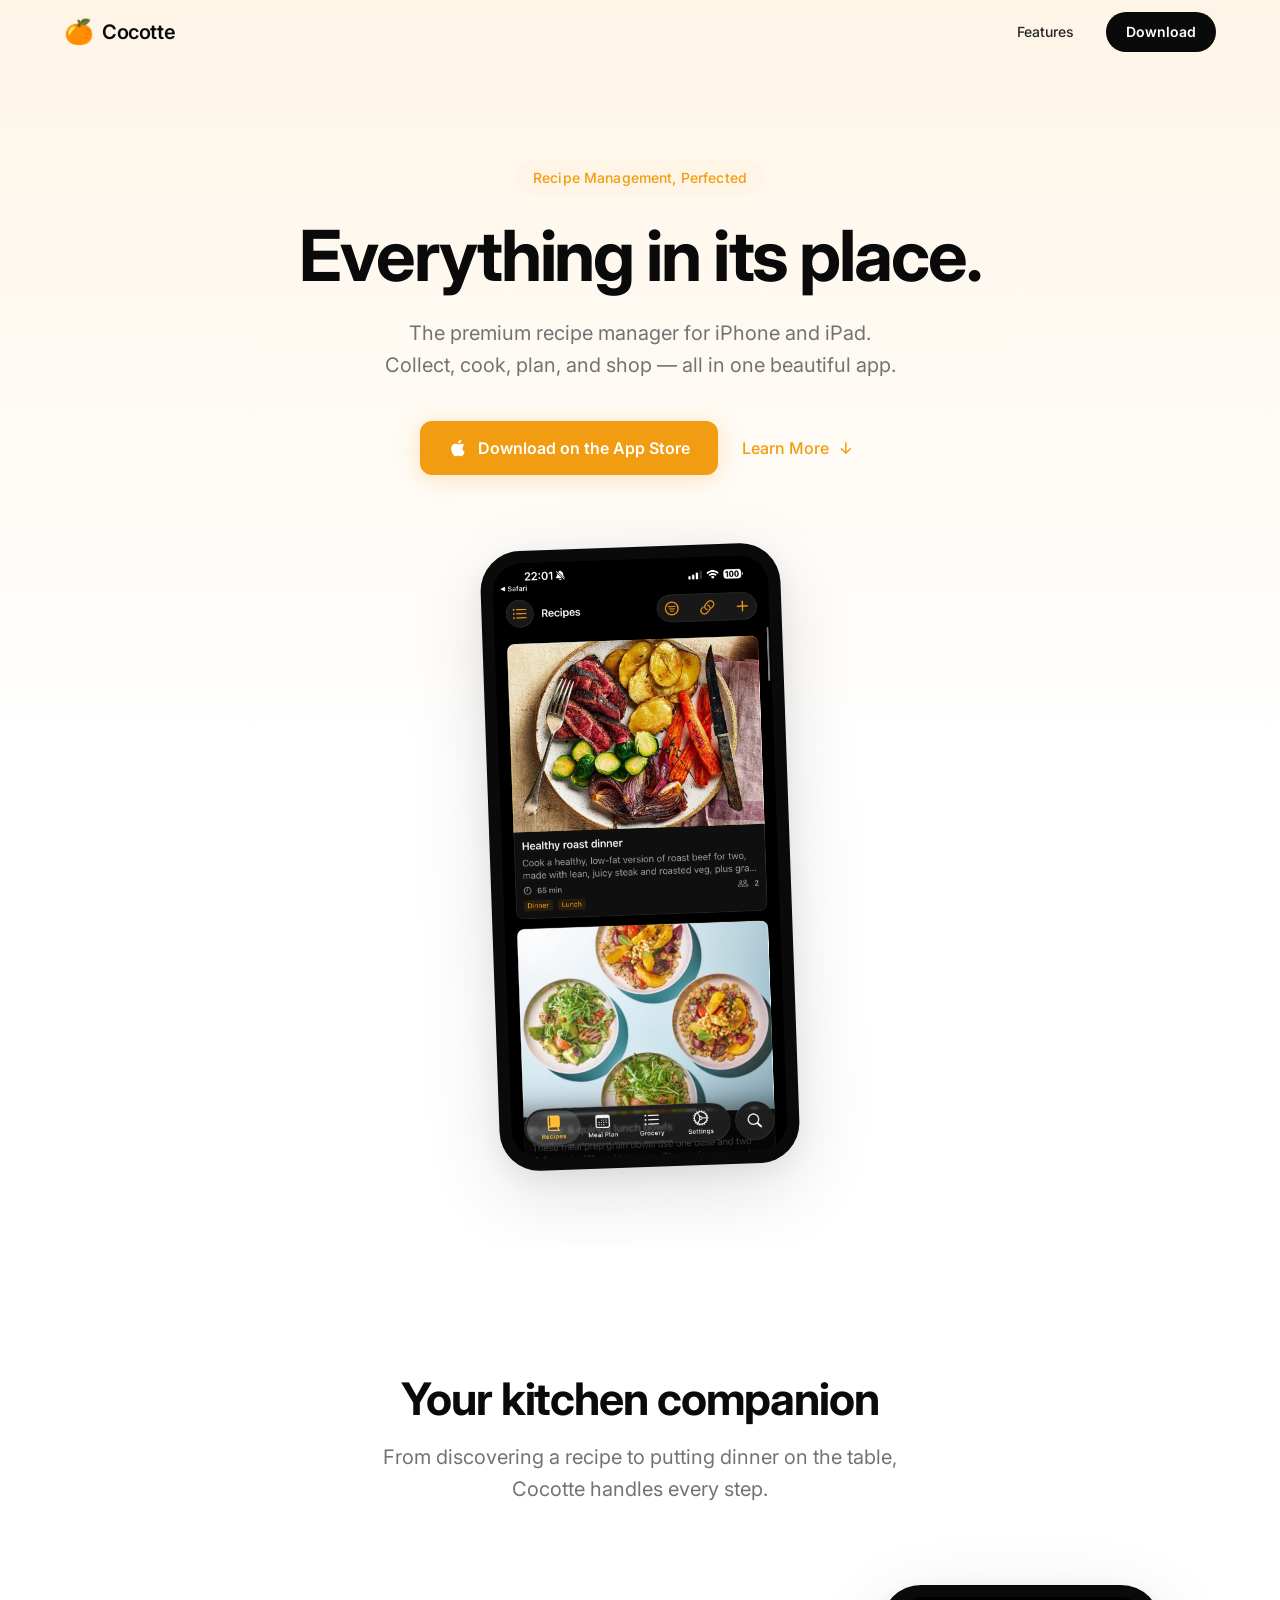
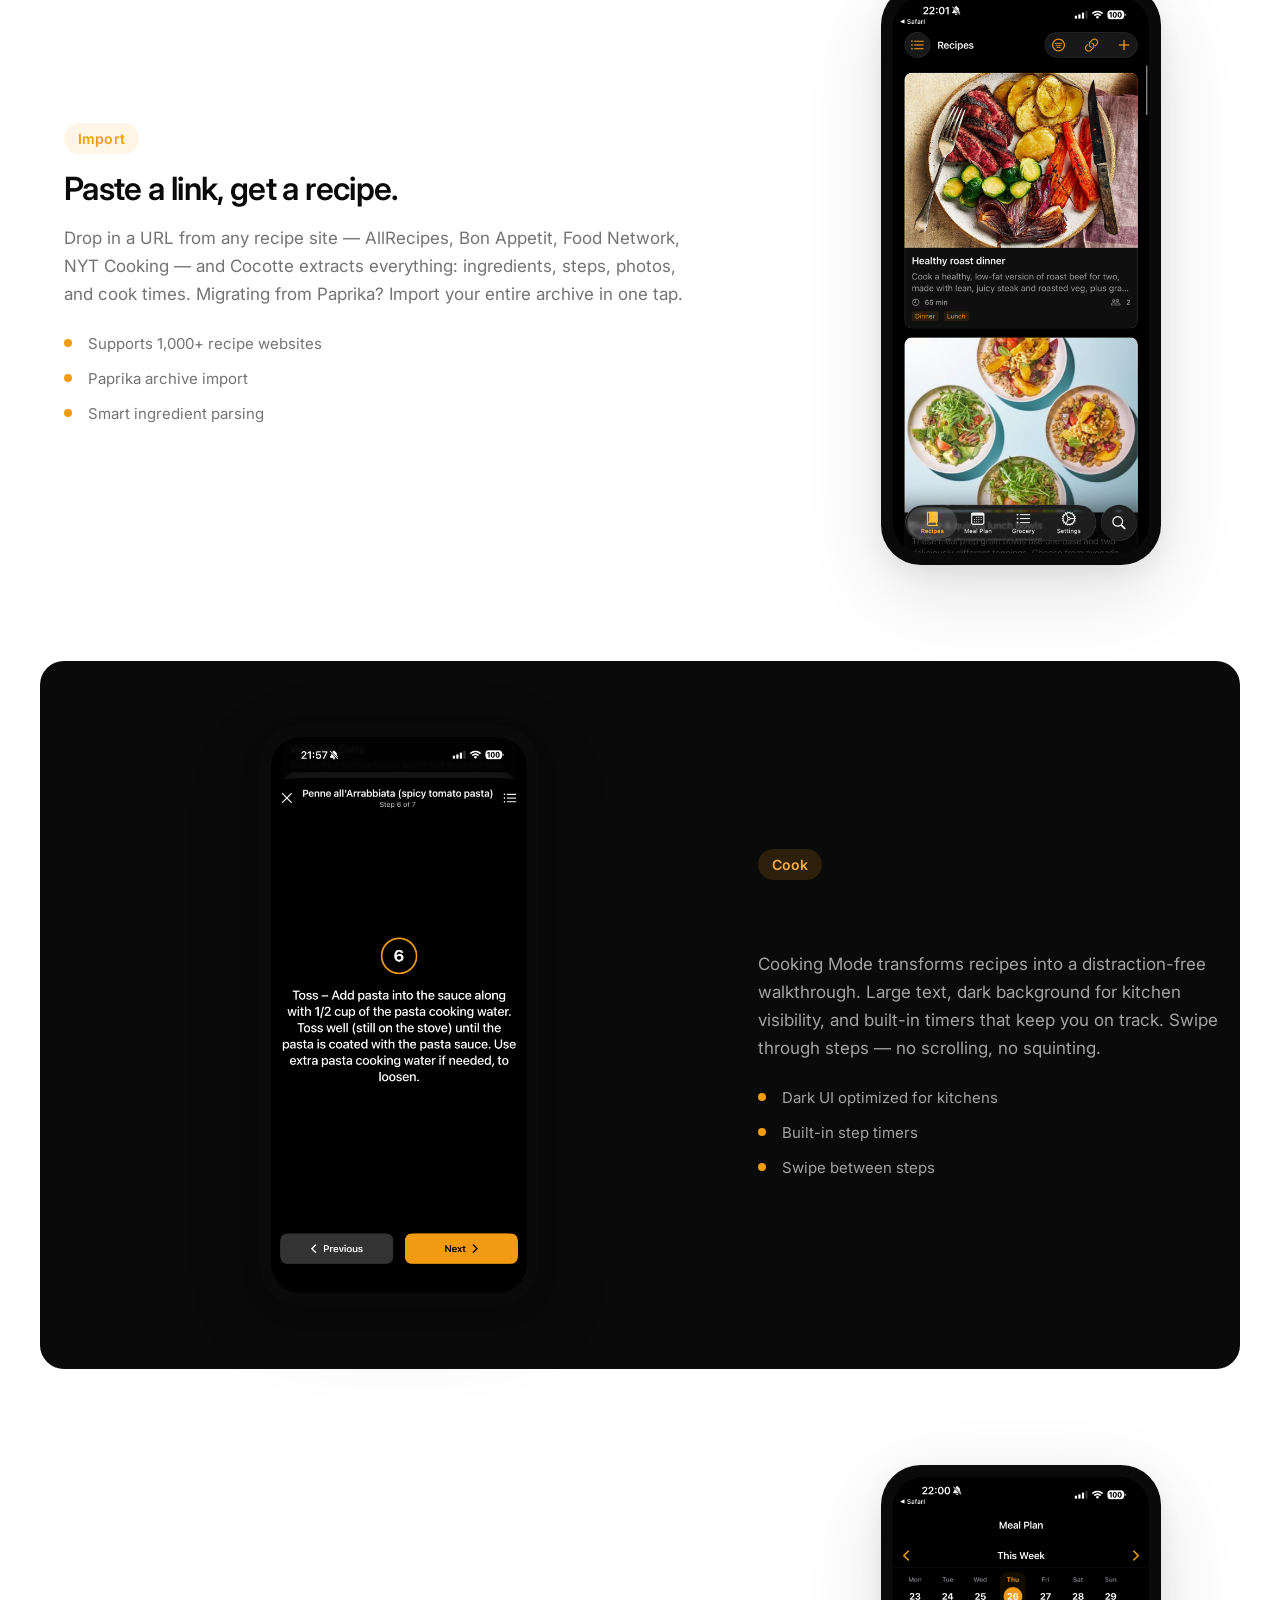
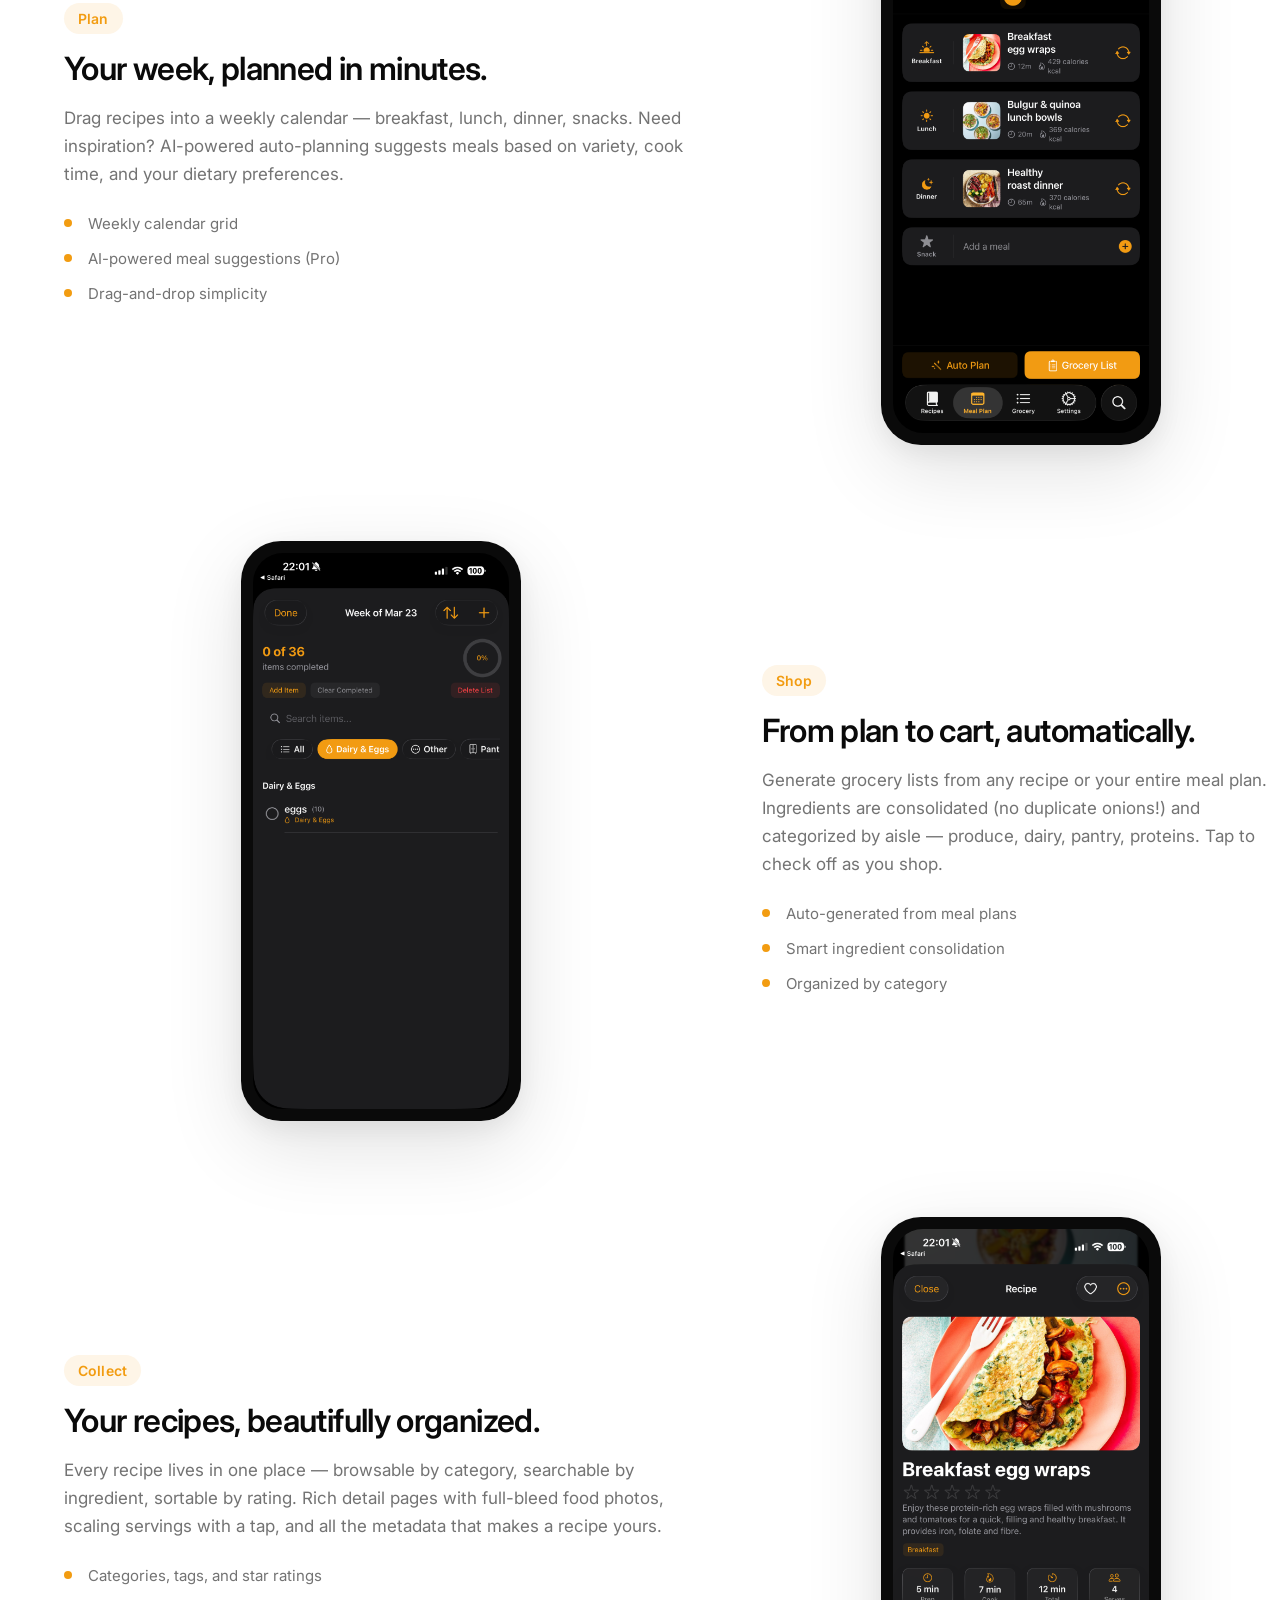
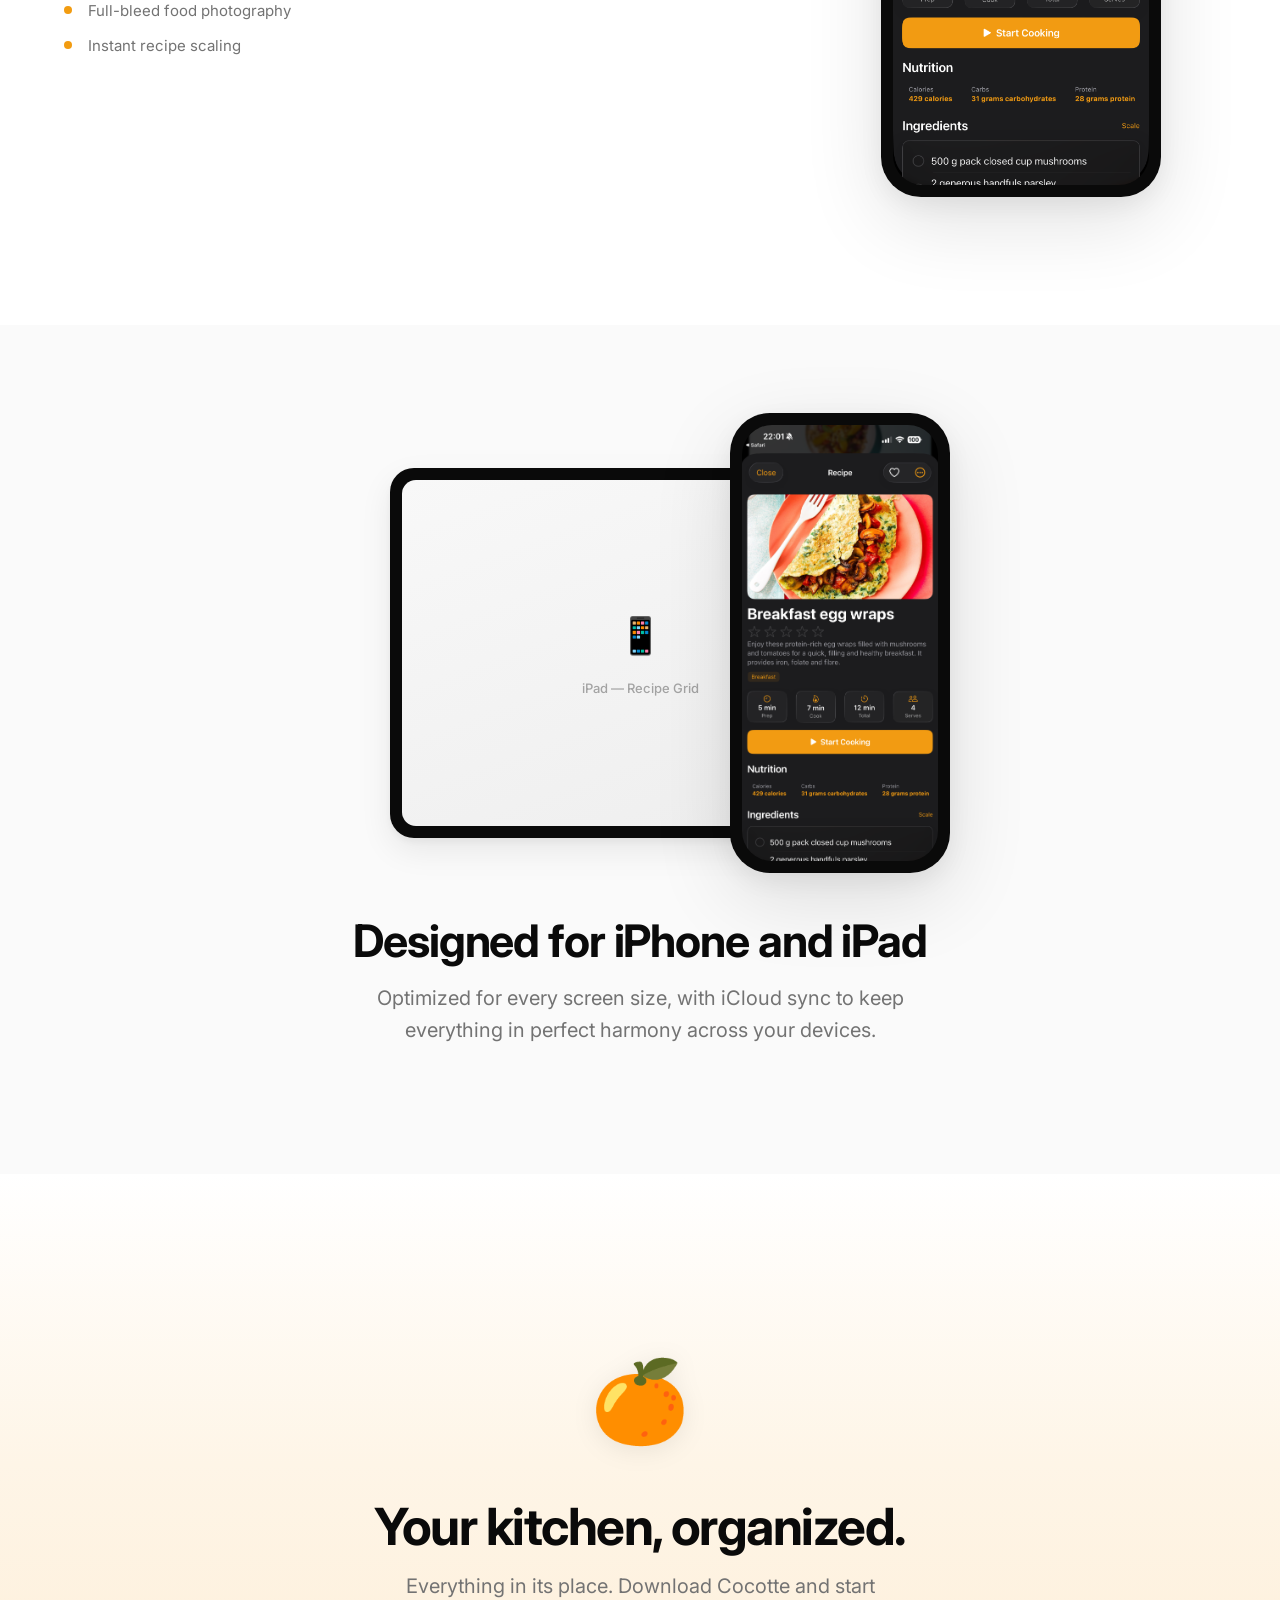
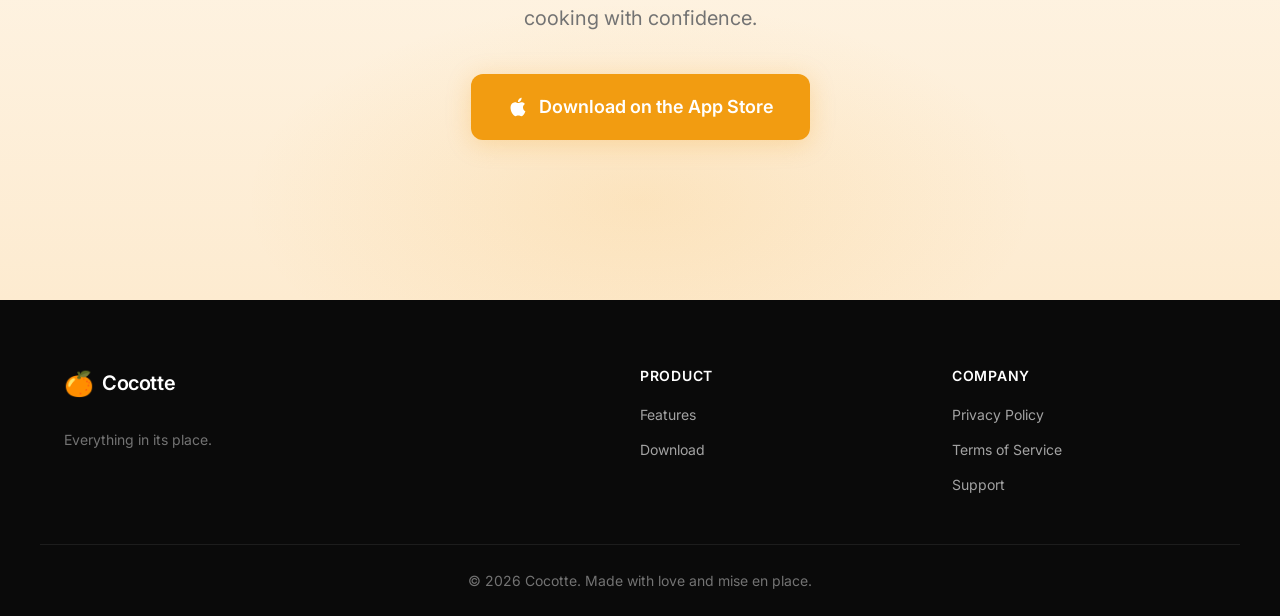
<file: index.html>
<!DOCTYPE html>
<html lang="en">
<head>
  <meta charset="UTF-8">
  <meta name="viewport" content="width=device-width, initial-scale=1.0">
  <title>Cocotte — Recipe Organizer, Meal Planner & Grocery Lists for iPhone & iPad</title>
  <meta name="description" content="Cocotte is a premium recipe management app for iPhone and iPad. Import recipes from any URL, plan meals with AI, generate smart grocery lists, and cook step-by-step. Everything in its place.">
  <meta name="theme-color" content="#F29C11">
  <meta property="og:title" content="Cocotte — Everything in its place.">
  <meta property="og:description" content="The premium recipe manager for iPhone and iPad. Collect, cook, plan, and shop — all in one beautiful app.">
  <meta property="og:type" content="website">
  <link rel="preconnect" href="https://fonts.googleapis.com">
  <link rel="preconnect" href="https://fonts.gstatic.com" crossorigin>
  <link href="https://fonts.googleapis.com/css2?family=Inter:wght@400;500;600;700&display=swap" rel="stylesheet">
  <link rel="stylesheet" href="style.css">
</head>
<body>

  <!-- Navigation -->
  <nav class="nav" id="nav">
    <div class="nav-inner container">
      <a href="#" class="nav-logo">
        <span class="nav-logo-icon">🍊</span>
        <span class="nav-logo-text">Cocotte</span>
      </a>
      <div class="nav-links">
        <a href="#features">Features</a>
        <a href="#download" class="nav-cta">Download</a>
      </div>
    </div>
  </nav>

  <!-- Hero -->
  <section class="hero">
    <div class="container hero-inner">
      <span class="pill">Recipe Management, Perfected</span>
      <h1 class="hero-title">Everything in its place.</h1>
      <p class="hero-subtitle">The premium recipe manager for iPhone and iPad. Collect, cook, plan, and shop — all in one beautiful app.</p>
      <div class="hero-ctas">
        <a href="#download" class="btn btn-primary">
          <svg class="apple-icon" viewBox="0 0 24 24" fill="currentColor"><path d="M18.71 19.5c-.83 1.24-1.71 2.45-3.05 2.47-1.34.03-1.77-.79-3.29-.79-1.53 0-2 .77-3.27.82-1.31.05-2.3-1.32-3.14-2.53C4.25 17 2.94 12.45 4.7 9.39c.87-1.52 2.43-2.48 4.12-2.51 1.28-.02 2.5.87 3.29.87.78 0 2.26-1.07 3.8-.91.65.03 2.47.26 3.64 1.98-.09.06-2.17 1.28-2.15 3.81.03 3.02 2.65 4.03 2.68 4.04-.03.07-.42 1.44-1.38 2.83M13 3.5c.73-.83 1.94-1.46 2.94-1.5.13 1.17-.34 2.35-1.04 3.19-.69.85-1.83 1.51-2.95 1.42-.15-1.15.41-2.35 1.05-3.11z"/></svg>
          Download on the App Store
        </a>
        <a href="#features" class="btn btn-text">Learn More <span class="arrow-down">↓</span></a>
      </div>
      <div class="hero-device">
        <div class="phone-frame phone-frame--hero">
          <div class="phone-screen">
            <img src="screenshots/recipe-list.png" alt="Recipe Collection" class="screenshot" />
          </div>
        </div>
      </div>
    </div>
  </section>

  <!-- Features -->
  <section id="features" class="features">
    <div class="container">
      <div class="section-header anim-fade-up">
        <h2 class="section-title">Your kitchen companion</h2>
        <p class="section-subtitle">From discovering a recipe to putting dinner on the table, Cocotte handles every step.</p>
      </div>

      <!-- Feature 1: Import -->
      <div class="feature-row anim-fade-up">
        <div class="feature-text">
          <span class="chip">Import</span>
          <h3 class="feature-title">Paste a link, get a recipe.</h3>
          <p class="feature-desc">Drop in a URL from any recipe site — AllRecipes, Bon Appetit, Food Network, NYT Cooking — and Cocotte extracts everything: ingredients, steps, photos, and cook times. Migrating from Paprika? Import your entire archive in one tap.</p>
          <ul class="feature-details">
            <li>Supports 1,000+ recipe websites</li>
            <li>Paprika archive import</li>
            <li>Smart ingredient parsing</li>
          </ul>
        </div>
        <div class="feature-mockup">
          <div class="phone-frame">
            <div class="phone-screen">
              <img src="screenshots/recipe-list.png" alt="Import Screen" class="screenshot" />
            </div>
          </div>
        </div>
      </div>

      <!-- Feature 2: Cooking Mode (Dark) -->
      <div class="feature-row feature-row--dark anim-fade-up">
        <div class="feature-mockup">
          <div class="phone-frame">
            <div class="phone-screen phone-screen--dark">
              <img src="screenshots/cooking-mode.png" alt="Cooking Mode" class="screenshot" />
            </div>
          </div>
        </div>
        <div class="feature-text">
          <span class="chip chip--light">Cook</span>
          <h3 class="feature-title">Hands-free, step by step.</h3>
          <p class="feature-desc">Cooking Mode transforms recipes into a distraction-free walkthrough. Large text, dark background for kitchen visibility, and built-in timers that keep you on track. Swipe through steps — no scrolling, no squinting.</p>
          <ul class="feature-details feature-details--light">
            <li>Dark UI optimized for kitchens</li>
            <li>Built-in step timers</li>
            <li>Swipe between steps</li>
          </ul>
        </div>
      </div>

      <!-- Feature 3: Meal Planning -->
      <div class="feature-row anim-fade-up">
        <div class="feature-text">
          <span class="chip">Plan</span>
          <h3 class="feature-title">Your week, planned in minutes.</h3>
          <p class="feature-desc">Drag recipes into a weekly calendar — breakfast, lunch, dinner, snacks. Need inspiration? AI-powered auto-planning suggests meals based on variety, cook time, and your dietary preferences.</p>
          <ul class="feature-details">
            <li>Weekly calendar grid</li>
            <li>AI-powered meal suggestions (Pro)</li>
            <li>Drag-and-drop simplicity</li>
          </ul>
        </div>
        <div class="feature-mockup">
          <div class="phone-frame">
            <div class="phone-screen">
              <img src="screenshots/meal-plan.png" alt="Meal Plan" class="screenshot" />
            </div>
          </div>
        </div>
      </div>

      <!-- Feature 4: Grocery Lists -->
      <div class="feature-row anim-fade-up">
        <div class="feature-mockup">
          <div class="phone-frame">
            <div class="phone-screen">
              <img src="screenshots/grocery-list.png" alt="Grocery List" class="screenshot" />
            </div>
          </div>
        </div>
        <div class="feature-text">
          <span class="chip">Shop</span>
          <h3 class="feature-title">From plan to cart, automatically.</h3>
          <p class="feature-desc">Generate grocery lists from any recipe or your entire meal plan. Ingredients are consolidated (no duplicate onions!) and categorized by aisle — produce, dairy, pantry, proteins. Tap to check off as you shop.</p>
          <ul class="feature-details">
            <li>Auto-generated from meal plans</li>
            <li>Smart ingredient consolidation</li>
            <li>Organized by category</li>
          </ul>
        </div>
      </div>

      <!-- Feature 5: Recipe Collection -->
      <div class="feature-row anim-fade-up">
        <div class="feature-text">
          <span class="chip">Collect</span>
          <h3 class="feature-title">Your recipes, beautifully organized.</h3>
          <p class="feature-desc">Every recipe lives in one place — browsable by category, searchable by ingredient, sortable by rating. Rich detail pages with full-bleed food photos, scaling servings with a tap, and all the metadata that makes a recipe yours.</p>
          <ul class="feature-details">
            <li>Categories, tags, and star ratings</li>
            <li>Full-bleed food photography</li>
            <li>Instant recipe scaling</li>
          </ul>
        </div>
        <div class="feature-mockup">
          <div class="phone-frame">
            <div class="phone-screen">
              <img src="screenshots/recipe-detail.png" alt="Recipe Detail" class="screenshot" />
            </div>
          </div>
        </div>
      </div>
    </div>
  </section>

  <!-- Device Ecosystem -->
  <section class="devices">
    <div class="container devices-inner">
      <div class="devices-composition">
        <div class="device-ipad">
          <div class="tablet-frame">
            <div class="tablet-screen">
              <div class="phone-placeholder">
                <span class="phone-placeholder-icon">📱</span>
                <span class="phone-placeholder-text">iPad — Recipe Grid</span>
              </div>
            </div>
          </div>
        </div>
        <div class="device-iphone">
          <div class="phone-frame phone-frame--small">
            <div class="phone-screen">
              <img src="screenshots/recipe-detail.png" alt="iPhone App" class="screenshot" />
            </div>
          </div>
        </div>
      </div>
      <h2 class="section-title anim-fade-up">Designed for iPhone and iPad</h2>
      <p class="section-subtitle anim-fade-up">Optimized for every screen size, with iCloud sync to keep everything in perfect harmony across your devices.</p>
    </div>
  </section>


  <!-- Final CTA -->
  <section id="download" class="final-cta">
    <div class="container final-cta-inner">
      <div class="final-cta-icon">🍊</div>
      <h2 class="final-cta-title">Your kitchen, organized.</h2>
      <p class="final-cta-subtitle">Everything in its place. Download Cocotte and start cooking with confidence.</p>
      <a href="#" class="btn btn-primary btn-large">
        <svg class="apple-icon" viewBox="0 0 24 24" fill="currentColor"><path d="M18.71 19.5c-.83 1.24-1.71 2.45-3.05 2.47-1.34.03-1.77-.79-3.29-.79-1.53 0-2 .77-3.27.82-1.31.05-2.3-1.32-3.14-2.53C4.25 17 2.94 12.45 4.7 9.39c.87-1.52 2.43-2.48 4.12-2.51 1.28-.02 2.5.87 3.29.87.78 0 2.26-1.07 3.8-.91.65.03 2.47.26 3.64 1.98-.09.06-2.17 1.28-2.15 3.81.03 3.02 2.65 4.03 2.68 4.04-.03.07-.42 1.44-1.38 2.83M13 3.5c.73-.83 1.94-1.46 2.94-1.5.13 1.17-.34 2.35-1.04 3.19-.69.85-1.83 1.51-2.95 1.42-.15-1.15.41-2.35 1.05-3.11z"/></svg>
        Download on the App Store
      </a>
    </div>
    <div class="final-cta-glow"></div>
  </section>

  <!-- Footer -->
  <footer class="footer">
    <div class="container footer-inner">
      <div class="footer-col footer-brand">
        <div class="footer-logo">
          <span class="nav-logo-icon">🍊</span>
          <span class="footer-logo-text">Cocotte</span>
        </div>
        <p class="footer-tagline">Everything in its place.</p>
      </div>
      <div class="footer-col">
        <h4 class="footer-heading">Product</h4>
        <a href="#features">Features</a>
        <a href="#download">Download</a>
      </div>
      <div class="footer-col">
        <h4 class="footer-heading">Company</h4>
        <a href="privacy.html">Privacy Policy</a>
        <a href="terms.html">Terms of Service</a>
        <a href="support.html">Support</a>
      </div>
    </div>
    <div class="container footer-bottom">
      <p>&copy; 2026 Cocotte. Made with love and mise en place.</p>
    </div>
  </footer>

  <script src="script.js"></script>
</body>
</html>
</file>
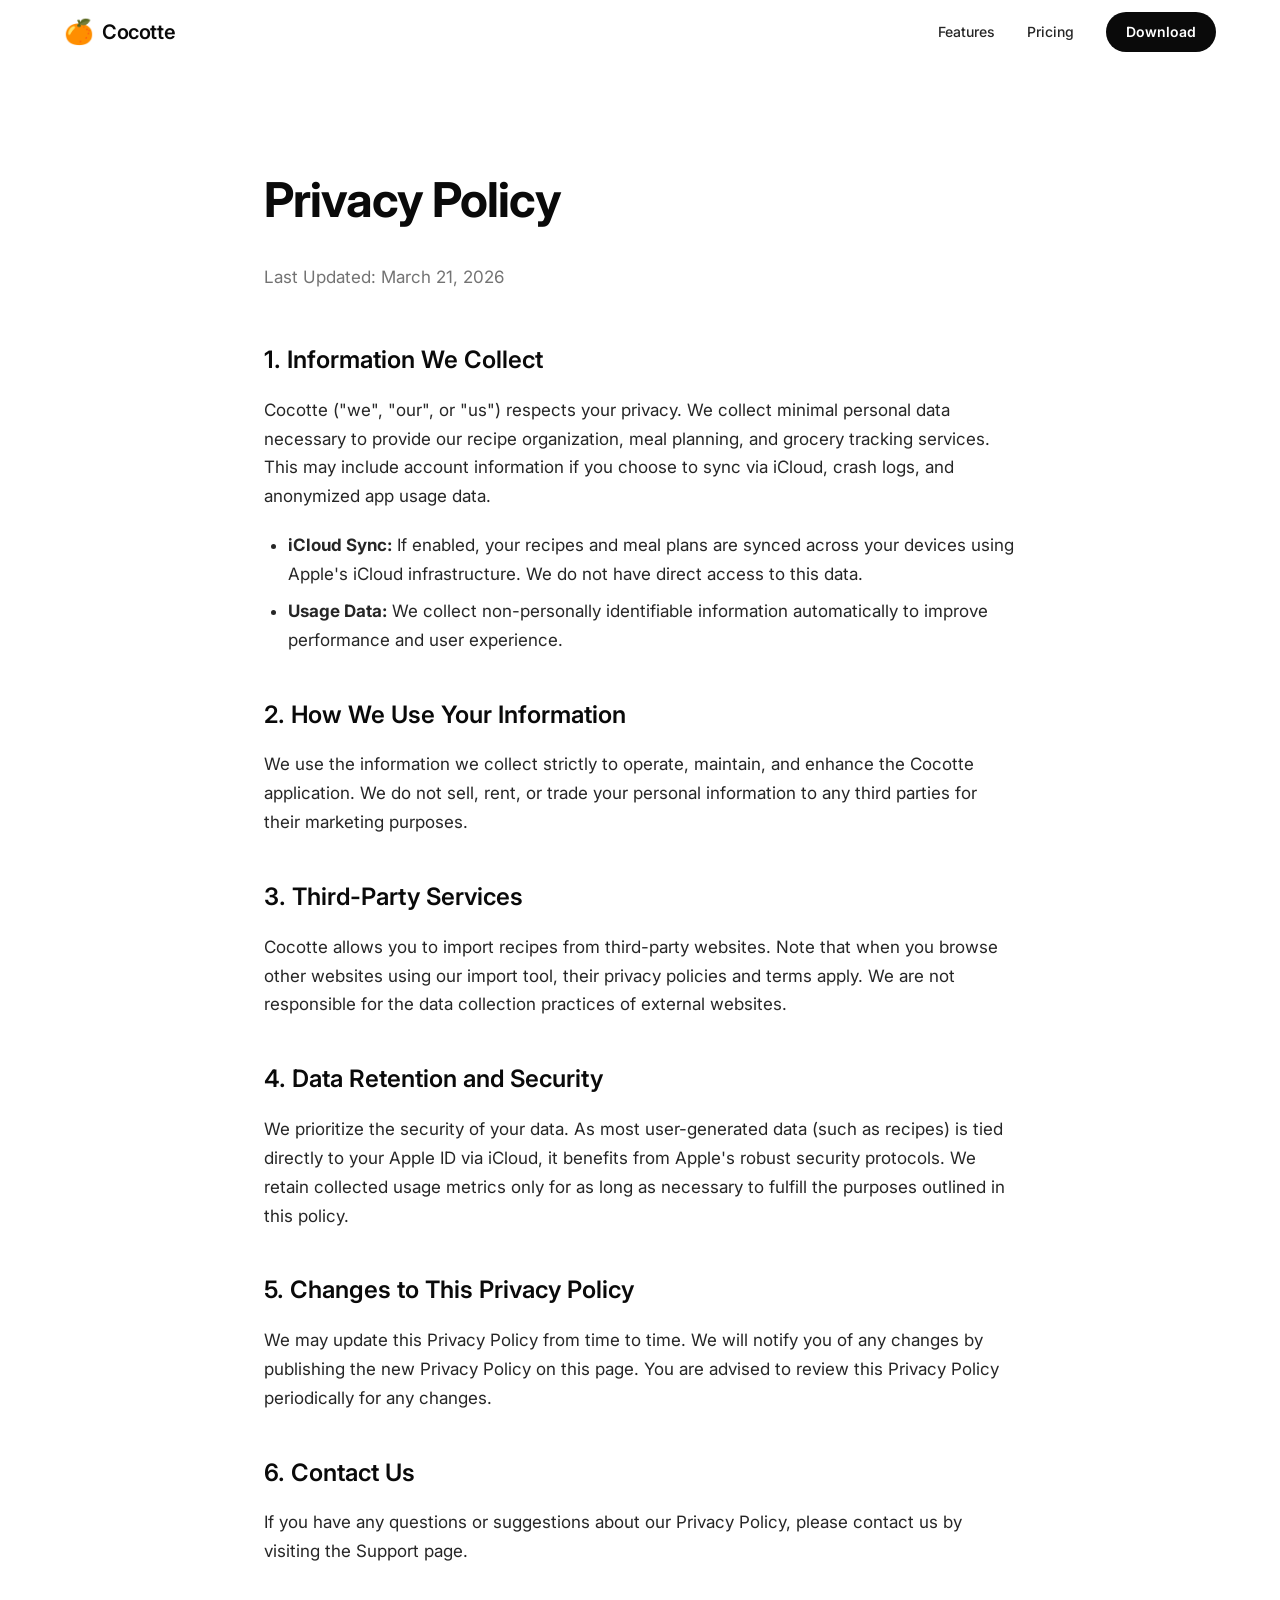
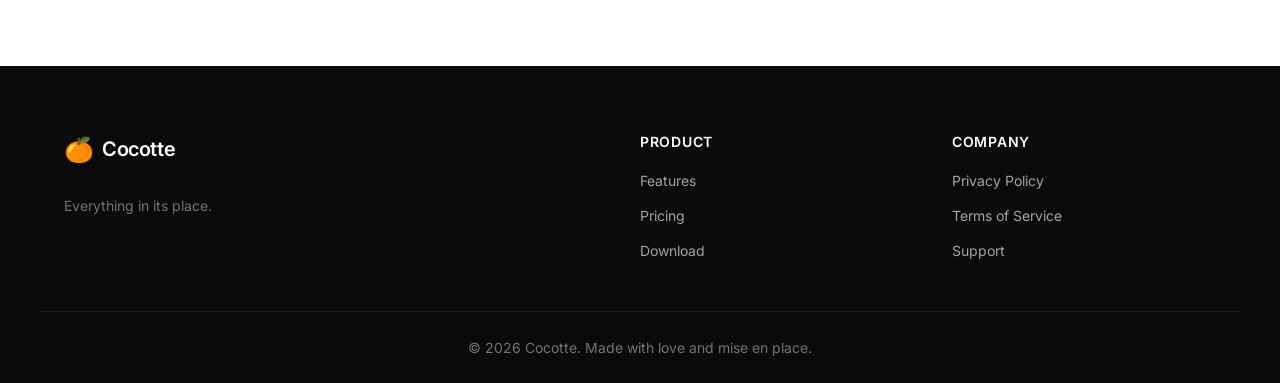
<file: privacy.html>
<!DOCTYPE html>
<html lang="en">
<head>
  <meta charset="UTF-8">
  <meta name="viewport" content="width=device-width, initial-scale=1.0">
  <title>Privacy Policy — Cocotte</title>
  <meta name="theme-color" content="#F29C11">
  <link rel="preconnect" href="https://fonts.googleapis.com">
  <link rel="preconnect" href="https://fonts.gstatic.com" crossorigin>
  <link href="https://fonts.googleapis.com/css2?family=Inter:wght@400;500;600;700&display=swap" rel="stylesheet">
  <link rel="stylesheet" href="style.css">
  <style>
    .legal-content {
      padding: 160px 24px 80px;
      max-width: 800px;
      margin: 0 auto;
      min-height: 60vh;
    }
    .legal-content h1 {
      font-size: clamp(32px, 4vw, 48px);
      font-weight: 700;
      margin-bottom: 24px;
      letter-spacing: -0.02em;
      color: var(--gray-950);
    }
    .legal-content .meta {
      color: var(--gray-500);
      margin-bottom: 48px;
    }
    .legal-content h2 {
      font-size: 24px;
      font-weight: 600;
      margin: 40px 0 16px;
      color: var(--gray-950);
    }
    .legal-content p, .legal-content ul {
      color: var(--gray-800);
      font-size: 17px;
      line-height: 1.7;
      margin-bottom: 20px;
    }
    .legal-content ul {
      padding-left: 24px;
    }
    .legal-content li {
      margin-bottom: 8px;
    }
  </style>
</head>
<body>

  <!-- Navigation -->
  <nav class="nav" id="nav">
    <div class="nav-inner container">
      <a href="index.html" class="nav-logo">
        <span class="nav-logo-icon">🍊</span>
        <span class="nav-logo-text">Cocotte</span>
      </a>
      <div class="nav-links">
        <a href="index.html#features">Features</a>
        <a href="index.html#pricing">Pricing</a>
        <a href="index.html#download" class="nav-cta">Download</a>
      </div>
    </div>
  </nav>

  <!-- Content -->
  <main class="legal-content">
    <h1>Privacy Policy</h1>
    <p class="meta">Last Updated: March 21, 2026</p>

    <h2>1. Information We Collect</h2>
    <p>Cocotte ("we", "our", or "us") respects your privacy. We collect minimal personal data necessary to provide our recipe organization, meal planning, and grocery tracking services. This may include account information if you choose to sync via iCloud, crash logs, and anonymized app usage data.</p>
    <ul>
      <li><strong>iCloud Sync:</strong> If enabled, your recipes and meal plans are synced across your devices using Apple's iCloud infrastructure. We do not have direct access to this data.</li>
      <li><strong>Usage Data:</strong> We collect non-personally identifiable information automatically to improve performance and user experience.</li>
    </ul>

    <h2>2. How We Use Your Information</h2>
    <p>We use the information we collect strictly to operate, maintain, and enhance the Cocotte application. We do not sell, rent, or trade your personal information to any third parties for their marketing purposes.</p>

    <h2>3. Third-Party Services</h2>
    <p>Cocotte allows you to import recipes from third-party websites. Note that when you browse other websites using our import tool, their privacy policies and terms apply. We are not responsible for the data collection practices of external websites.</p>

    <h2>4. Data Retention and Security</h2>
    <p>We prioritize the security of your data. As most user-generated data (such as recipes) is tied directly to your Apple ID via iCloud, it benefits from Apple's robust security protocols. We retain collected usage metrics only for as long as necessary to fulfill the purposes outlined in this policy.</p>

    <h2>5. Changes to This Privacy Policy</h2>
    <p>We may update this Privacy Policy from time to time. We will notify you of any changes by publishing the new Privacy Policy on this page. You are advised to review this Privacy Policy periodically for any changes.</p>

    <h2>6. Contact Us</h2>
    <p>If you have any questions or suggestions about our Privacy Policy, please contact us by visiting the Support page.</p>
  </main>

  <!-- Footer -->
  <footer class="footer">
    <div class="container footer-inner">
      <div class="footer-col footer-brand">
        <div class="footer-logo">
          <span class="nav-logo-icon">🍊</span>
          <span class="footer-logo-text">Cocotte</span>
        </div>
        <p class="footer-tagline">Everything in its place.</p>
      </div>
      <div class="footer-col">
        <h4 class="footer-heading">Product</h4>
        <a href="index.html#features">Features</a>
        <a href="index.html#pricing">Pricing</a>
        <a href="index.html#download">Download</a>
      </div>
      <div class="footer-col">
        <h4 class="footer-heading">Company</h4>
        <a href="privacy.html">Privacy Policy</a>
        <a href="terms.html">Terms of Service</a>
        <a href="support.html">Support</a>
      </div>
    </div>
    <div class="container footer-bottom">
      <p>&copy; 2026 Cocotte. Made with love and mise en place.</p>
    </div>
  </footer>

  <script src="script.js"></script>
</body>
</html>
</file>
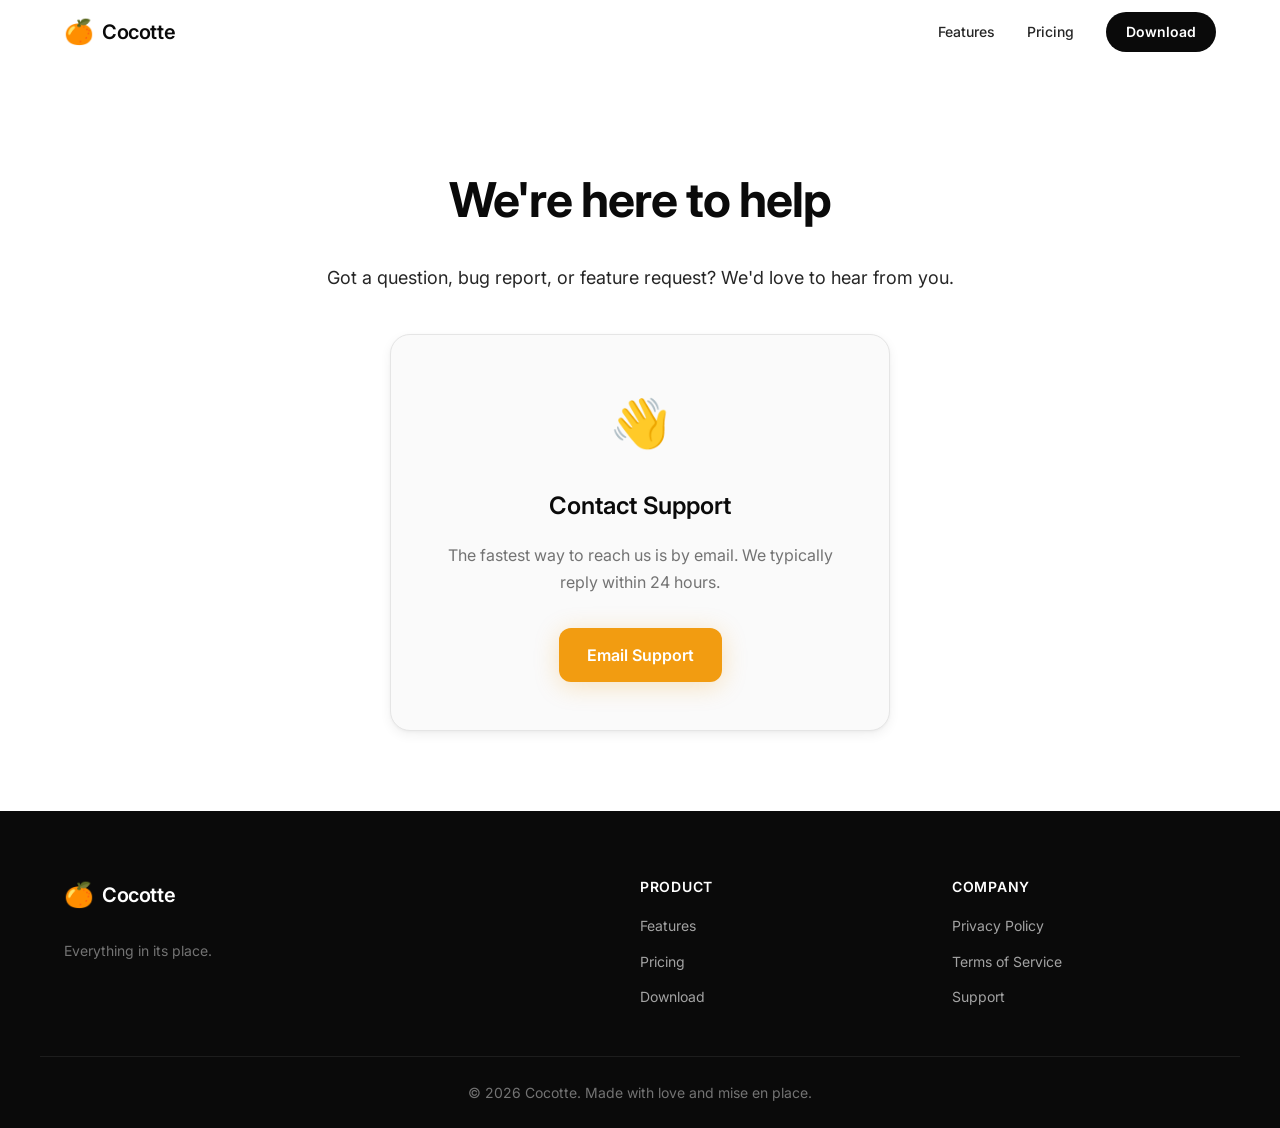
<file: support.html>
<!DOCTYPE html>
<html lang="en">
<head>
  <meta charset="UTF-8">
  <meta name="viewport" content="width=device-width, initial-scale=1.0">
  <title>Support — Cocotte</title>
  <meta name="theme-color" content="#F29C11">
  <link rel="preconnect" href="https://fonts.googleapis.com">
  <link rel="preconnect" href="https://fonts.gstatic.com" crossorigin>
  <link href="https://fonts.googleapis.com/css2?family=Inter:wght@400;500;600;700&display=swap" rel="stylesheet">
  <link rel="stylesheet" href="style.css">
  <style>
    .legal-content {
      padding: 160px 24px 80px;
      max-width: 800px;
      margin: 0 auto;
      min-height: 60vh;
      text-align: center;
    }
    .legal-content h1 {
      font-size: clamp(32px, 4vw, 48px);
      font-weight: 700;
      margin-bottom: 24px;
      letter-spacing: -0.02em;
      color: var(--gray-950);
    }
    .legal-content p {
      color: var(--gray-800);
      font-size: 18px;
      line-height: 1.7;
      margin-bottom: 40px;
    }
    .support-card {
      background: var(--gray-50);
      border: 1px solid var(--gray-200);
      border-radius: 20px;
      padding: 48px;
      max-width: 500px;
      margin: 0 auto;
      box-shadow: var(--shadow-card);
    }
    .support-icon {
      font-size: 48px;
      margin-bottom: 24px;
    }
    .support-card h2 {
      font-size: 24px;
      font-weight: 600;
      margin-bottom: 16px;
      color: var(--gray-950);
    }
  </style>
</head>
<body>

  <!-- Navigation -->
  <nav class="nav" id="nav">
    <div class="nav-inner container">
      <a href="index.html" class="nav-logo">
        <span class="nav-logo-icon">🍊</span>
        <span class="nav-logo-text">Cocotte</span>
      </a>
      <div class="nav-links">
        <a href="index.html#features">Features</a>
        <a href="index.html#pricing">Pricing</a>
        <a href="index.html#download" class="nav-cta">Download</a>
      </div>
    </div>
  </nav>

  <!-- Content -->
  <main class="legal-content">
    <h1>We're here to help</h1>
    <p>Got a question, bug report, or feature request? We'd love to hear from you.</p>

    <div class="support-card">
      <div class="support-icon">👋</div>
      <h2>Contact Support</h2>
      <p style="margin-bottom: 32px; font-size: 16px; color: var(--gray-500);">The fastest way to reach us is by email. We typically reply within 24 hours.</p>
      <a href="mailto:albgra+cocotte@gmail.com" class="btn btn-primary">Email Support</a>
    </div>
  </main>

  <!-- Footer -->
  <footer class="footer">
    <div class="container footer-inner">
      <div class="footer-col footer-brand">
        <div class="footer-logo">
          <span class="nav-logo-icon">🍊</span>
          <span class="footer-logo-text">Cocotte</span>
        </div>
        <p class="footer-tagline">Everything in its place.</p>
      </div>
      <div class="footer-col">
        <h4 class="footer-heading">Product</h4>
        <a href="index.html#features">Features</a>
        <a href="index.html#pricing">Pricing</a>
        <a href="index.html#download">Download</a>
      </div>
      <div class="footer-col">
        <h4 class="footer-heading">Company</h4>
        <a href="privacy.html">Privacy Policy</a>
        <a href="terms.html">Terms of Service</a>
        <a href="support.html">Support</a>
      </div>
    </div>
    <div class="container footer-bottom">
      <p>&copy; 2026 Cocotte. Made with love and mise en place.</p>
    </div>
  </footer>

  <script src="script.js"></script>
</body>
</html>
</file>
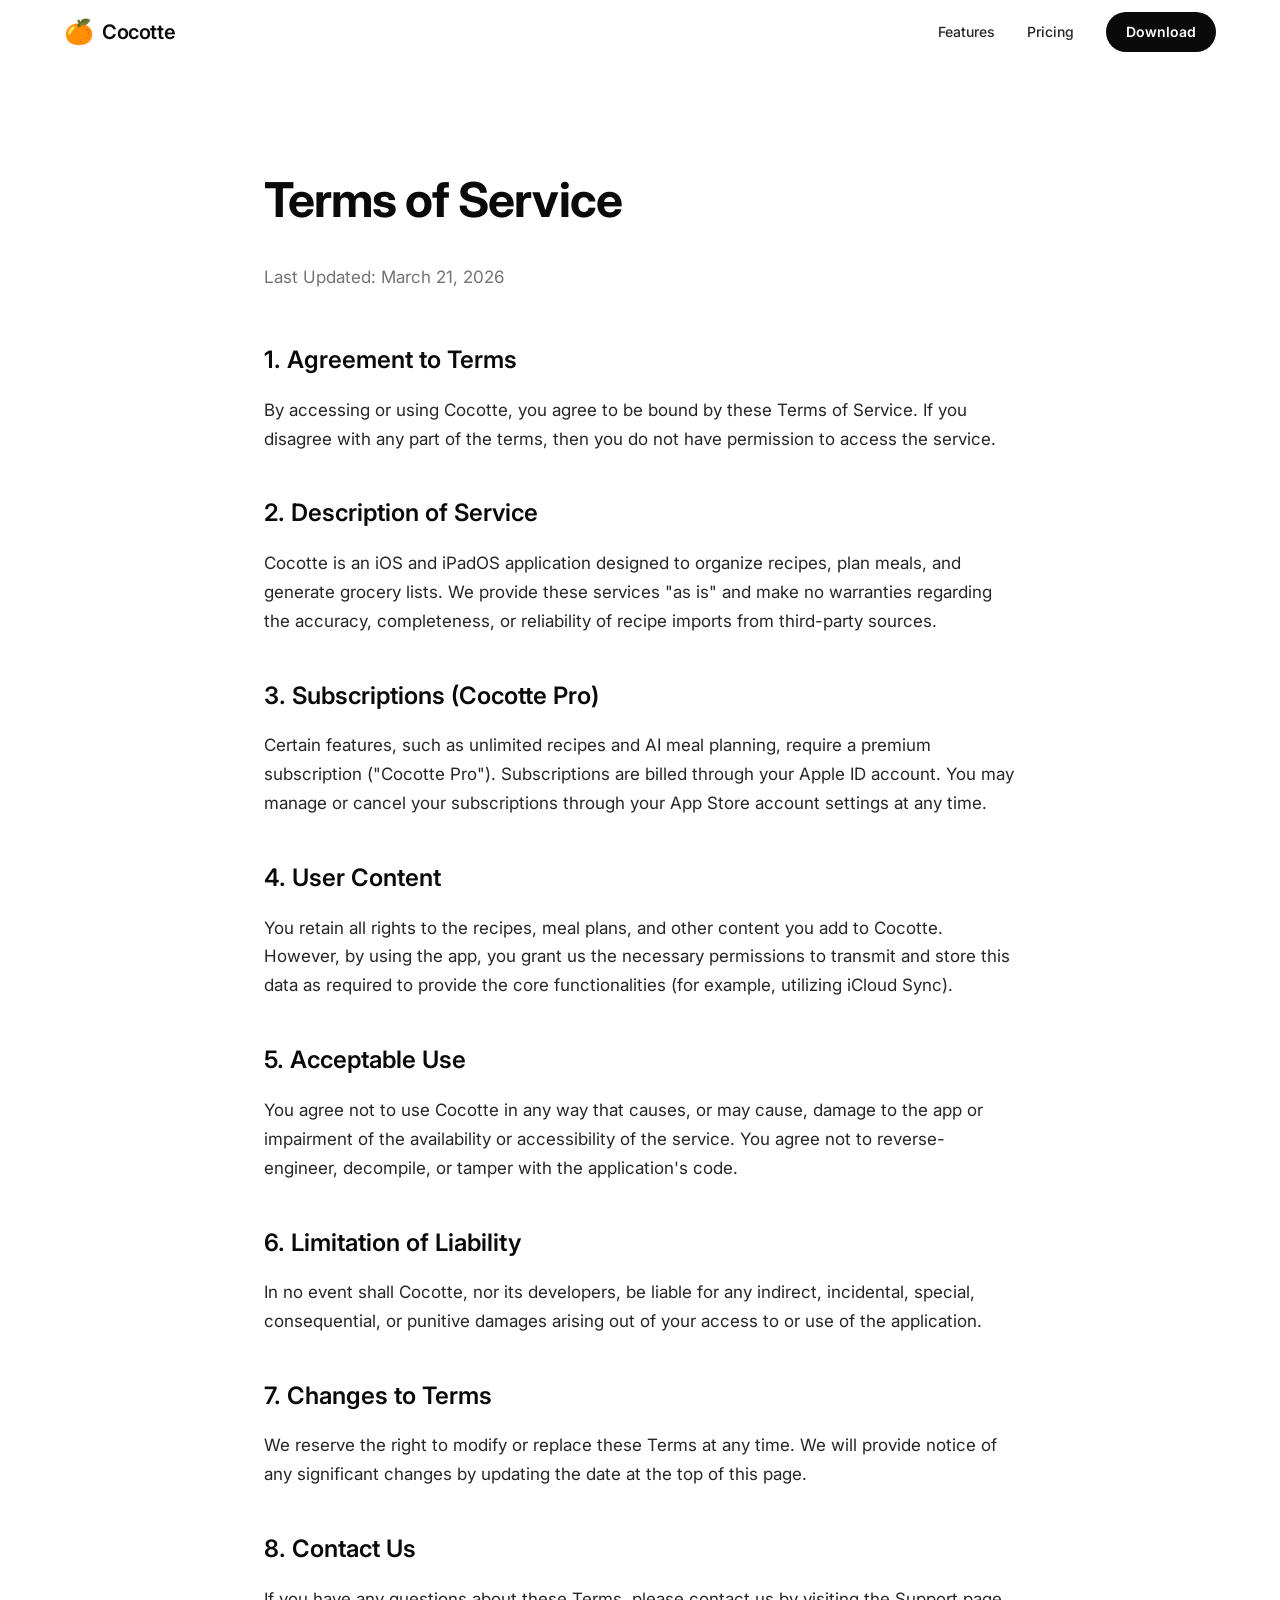
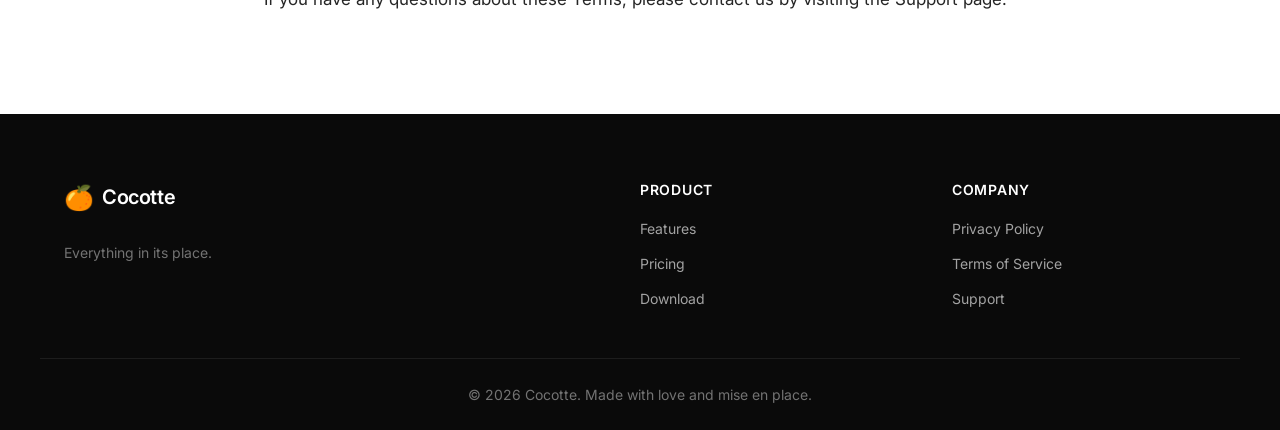
<file: terms.html>
<!DOCTYPE html>
<html lang="en">
<head>
  <meta charset="UTF-8">
  <meta name="viewport" content="width=device-width, initial-scale=1.0">
  <title>Terms of Service — Cocotte</title>
  <meta name="theme-color" content="#F29C11">
  <link rel="preconnect" href="https://fonts.googleapis.com">
  <link rel="preconnect" href="https://fonts.gstatic.com" crossorigin>
  <link href="https://fonts.googleapis.com/css2?family=Inter:wght@400;500;600;700&display=swap" rel="stylesheet">
  <link rel="stylesheet" href="style.css">
  <style>
    .legal-content {
      padding: 160px 24px 80px;
      max-width: 800px;
      margin: 0 auto;
      min-height: 60vh;
    }
    .legal-content h1 {
      font-size: clamp(32px, 4vw, 48px);
      font-weight: 700;
      margin-bottom: 24px;
      letter-spacing: -0.02em;
      color: var(--gray-950);
    }
    .legal-content .meta {
      color: var(--gray-500);
      margin-bottom: 48px;
    }
    .legal-content h2 {
      font-size: 24px;
      font-weight: 600;
      margin: 40px 0 16px;
      color: var(--gray-950);
    }
    .legal-content p, .legal-content ul {
      color: var(--gray-800);
      font-size: 17px;
      line-height: 1.7;
      margin-bottom: 20px;
    }
    .legal-content ul {
      padding-left: 24px;
    }
    .legal-content li {
      margin-bottom: 8px;
    }
  </style>
</head>
<body>

  <!-- Navigation -->
  <nav class="nav" id="nav">
    <div class="nav-inner container">
      <a href="index.html" class="nav-logo">
        <span class="nav-logo-icon">🍊</span>
        <span class="nav-logo-text">Cocotte</span>
      </a>
      <div class="nav-links">
        <a href="index.html#features">Features</a>
        <a href="index.html#pricing">Pricing</a>
        <a href="index.html#download" class="nav-cta">Download</a>
      </div>
    </div>
  </nav>

  <!-- Content -->
  <main class="legal-content">
    <h1>Terms of Service</h1>
    <p class="meta">Last Updated: March 21, 2026</p>

    <h2>1. Agreement to Terms</h2>
    <p>By accessing or using Cocotte, you agree to be bound by these Terms of Service. If you disagree with any part of the terms, then you do not have permission to access the service.</p>

    <h2>2. Description of Service</h2>
    <p>Cocotte is an iOS and iPadOS application designed to organize recipes, plan meals, and generate grocery lists. We provide these services "as is" and make no warranties regarding the accuracy, completeness, or reliability of recipe imports from third-party sources.</p>

    <h2>3. Subscriptions (Cocotte Pro)</h2>
    <p>Certain features, such as unlimited recipes and AI meal planning, require a premium subscription ("Cocotte Pro"). Subscriptions are billed through your Apple ID account. You may manage or cancel your subscriptions through your App Store account settings at any time.</p>

    <h2>4. User Content</h2>
    <p>You retain all rights to the recipes, meal plans, and other content you add to Cocotte. However, by using the app, you grant us the necessary permissions to transmit and store this data as required to provide the core functionalities (for example, utilizing iCloud Sync).</p>
    
    <h2>5. Acceptable Use</h2>
    <p>You agree not to use Cocotte in any way that causes, or may cause, damage to the app or impairment of the availability or accessibility of the service. You agree not to reverse-engineer, decompile, or tamper with the application's code.</p>

    <h2>6. Limitation of Liability</h2>
    <p>In no event shall Cocotte, nor its developers, be liable for any indirect, incidental, special, consequential, or punitive damages arising out of your access to or use of the application.</p>

    <h2>7. Changes to Terms</h2>
    <p>We reserve the right to modify or replace these Terms at any time. We will provide notice of any significant changes by updating the date at the top of this page.</p>

    <h2>8. Contact Us</h2>
    <p>If you have any questions about these Terms, please contact us by visiting the Support page.</p>
  </main>

  <!-- Footer -->
  <footer class="footer">
    <div class="container footer-inner">
      <div class="footer-col footer-brand">
        <div class="footer-logo">
          <span class="nav-logo-icon">🍊</span>
          <span class="footer-logo-text">Cocotte</span>
        </div>
        <p class="footer-tagline">Everything in its place.</p>
      </div>
      <div class="footer-col">
        <h4 class="footer-heading">Product</h4>
        <a href="index.html#features">Features</a>
        <a href="index.html#pricing">Pricing</a>
        <a href="index.html#download">Download</a>
      </div>
      <div class="footer-col">
        <h4 class="footer-heading">Company</h4>
        <a href="privacy.html">Privacy Policy</a>
        <a href="terms.html">Terms of Service</a>
        <a href="support.html">Support</a>
      </div>
    </div>
    <div class="container footer-bottom">
      <p>&copy; 2026 Cocotte. Made with love and mise en place.</p>
    </div>
  </footer>

  <script src="script.js"></script>
</body>
</html>
</file>
<file: style.css>
/* ============================================
   Mise Landing Page
   Design spec v1.0 — VP of Design
   ============================================ */

*, *::before, *::after {
  margin: 0;
  padding: 0;
  box-sizing: border-box;
}

:root {
  /* Colors */
  --orange-500: #F29C11;
  --orange-600: #D4870E;
  --orange-400: #F5B041;
  --orange-100: #FEF5E7;
  --white: #FFFFFF;
  --gray-50: #FAFAFA;
  --gray-100: #F5F5F5;
  --gray-200: #E5E5E5;
  --gray-400: #A3A3A3;
  --gray-500: #737373;
  --gray-800: #262626;
  --gray-950: #0A0A0A;

  /* Shadows */
  --shadow-card: 0 1px 3px rgba(0,0,0,0.04), 0 4px 12px rgba(0,0,0,0.06);
  --shadow-elevated: 0 4px 6px rgba(0,0,0,0.04), 0 12px 32px rgba(0,0,0,0.08);
  --shadow-hero: 0 24px 80px rgba(0,0,0,0.12), 0 8px 24px rgba(0,0,0,0.06);

  /* Glass */
  --glass-bg: rgba(255, 255, 255, 0.72);
  --glass-border: 1px solid rgba(255, 255, 255, 0.5);

  /* Layout */
  --max-width: 1200px;
  --nav-height: 64px;

  /* Animation */
  --ease-out: cubic-bezier(0.16, 1, 0.3, 1);
  --ease-spring: cubic-bezier(0.34, 1.56, 0.64, 1);
}

html {
  scroll-behavior: smooth;
  -webkit-font-smoothing: antialiased;
  -moz-osx-font-smoothing: grayscale;
}

body {
  font-family: 'Inter', -apple-system, BlinkMacSystemFont, 'Segoe UI', system-ui, sans-serif;
  font-size: 17px;
  line-height: 1.65;
  color: var(--gray-800);
  background: var(--white);
  overflow-x: hidden;
}

.container {
  max-width: var(--max-width);
  margin: 0 auto;
  padding: 0 24px;
}

/* --- Navigation --- */
.nav {
  position: fixed;
  top: 0;
  left: 0;
  right: 0;
  z-index: 100;
  height: var(--nav-height);
  background: transparent;
  transition: background 0.3s ease, box-shadow 0.3s ease, backdrop-filter 0.3s ease;
}

.nav.scrolled {
  background: var(--glass-bg);
  backdrop-filter: blur(20px) saturate(1.8);
  -webkit-backdrop-filter: blur(20px) saturate(1.8);
  box-shadow: 0 1px 8px rgba(0,0,0,0.06);
}

.nav-inner {
  display: flex;
  align-items: center;
  justify-content: space-between;
  height: 100%;
}

.nav-logo {
  display: flex;
  align-items: center;
  gap: 8px;
  text-decoration: none;
  color: var(--gray-950);
}

.nav-logo-icon { font-size: 24px; }

.nav-logo-text {
  font-size: 20px;
  font-weight: 600;
  letter-spacing: -0.02em;
}

.nav-links {
  display: flex;
  align-items: center;
  gap: 32px;
}

.nav-links a {
  text-decoration: none;
  color: var(--gray-800);
  font-size: 14px;
  font-weight: 500;
  transition: color 0.2s ease;
}

.nav-links a:hover { color: var(--orange-500); }

.nav-cta {
  background: var(--gray-950) !important;
  color: var(--white) !important;
  padding: 8px 20px;
  border-radius: 100px;
  font-weight: 600 !important;
  transition: opacity 0.2s ease !important;
}

.nav-cta:hover { opacity: 0.85; }

/* --- Buttons --- */
.btn {
  display: inline-flex;
  align-items: center;
  gap: 10px;
  text-decoration: none;
  font-weight: 600;
  font-size: 16px;
  border-radius: 12px;
  padding: 14px 28px;
  transition: all 0.25s var(--ease-out);
  cursor: pointer;
  border: none;
}

.btn-primary {
  background: var(--orange-500);
  color: var(--white);
  box-shadow: 0 4px 24px rgba(242, 156, 17, 0.25);
}

.btn-primary:hover {
  background: var(--orange-600);
  transform: translateY(-1px);
  box-shadow: 0 6px 32px rgba(242, 156, 17, 0.35);
}

.btn-text {
  background: transparent;
  color: var(--orange-500);
  font-weight: 500;
  padding: 14px 8px;
}

.btn-text:hover { color: var(--orange-600); }

.btn-text .arrow-down {
  display: inline-block;
  transition: transform 0.2s ease;
}

.btn-text:hover .arrow-down { transform: translateY(2px); }

.btn-outline {
  background: transparent;
  color: var(--gray-800);
  border: 1.5px solid var(--gray-200);
}

.btn-outline:hover {
  border-color: var(--gray-800);
  transform: translateY(-1px);
}

.btn-large {
  padding: 18px 36px;
  font-size: 18px;
}

.apple-icon {
  width: 20px;
  height: 20px;
  flex-shrink: 0;
}

.btn-large .apple-icon {
  width: 22px;
  height: 22px;
}

/* --- Pill Badge --- */
.pill {
  display: inline-block;
  background: var(--orange-100);
  color: var(--orange-500);
  font-size: 14px;
  font-weight: 500;
  padding: 6px 16px;
  border-radius: 100px;
  letter-spacing: 0.01em;
  margin-bottom: 24px;
}

/* --- Chip --- */
.chip {
  display: inline-block;
  background: var(--orange-100);
  color: var(--orange-500);
  font-size: 14px;
  font-weight: 600;
  padding: 4px 14px;
  border-radius: 100px;
  margin-bottom: 16px;
  letter-spacing: 0.01em;
}

.chip--light {
  background: rgba(242, 156, 17, 0.15);
  color: var(--orange-400);
}

/* --- Hero --- */
.hero {
  padding: calc(var(--nav-height) + 96px) 0 80px;
  background: linear-gradient(180deg, var(--orange-100) 0%, var(--white) 60%);
  text-align: center;
  overflow: hidden;
}

.hero-inner {
  display: flex;
  flex-direction: column;
  align-items: center;
}

.hero-title {
  font-size: clamp(36px, 5.5vw, 72px);
  font-weight: 700;
  line-height: 1.05;
  letter-spacing: -0.03em;
  color: var(--gray-950);
  margin-bottom: 24px;
}

.hero-subtitle {
  font-size: 20px;
  line-height: 1.6;
  color: var(--gray-500);
  max-width: 520px;
  margin-bottom: 40px;
}

.hero-ctas {
  display: flex;
  gap: 16px;
  align-items: center;
  margin-bottom: 72px;
}

/* Phone mockups */
.phone-frame {
  width: 280px;
  height: 580px;
  background: var(--gray-950);
  border-radius: 40px;
  padding: 12px;
  box-shadow: var(--shadow-hero);
  position: relative;
  flex-shrink: 0;
}

.phone-frame--hero {
  width: 300px;
  height: 620px;
  transform: rotate(-2deg);
}

.phone-frame--small {
  width: 220px;
  height: 460px;
}

.phone-screen {
  width: 100%;
  height: 100%;
  background: linear-gradient(160deg, #F8F8F8 0%, #EEEEEE 100%);
  border-radius: 30px;
  overflow: hidden;
  display: flex;
  align-items: center;
  justify-content: center;
}

.phone-screen--dark {
  background: linear-gradient(160deg, #1C1C1E 0%, #0A0A0A 100%);
}

.phone-screen--dark .phone-placeholder {
  color: rgba(255,255,255,0.4);
}

.phone-placeholder {
  display: flex;
  flex-direction: column;
  align-items: center;
  gap: 12px;
  color: var(--gray-400);
}

.phone-placeholder-icon { font-size: 48px; }

.phone-placeholder-text {
  font-size: 14px;
  font-weight: 500;
}

.screenshot {
  width: 100%;
  height: 100%;
  object-fit: cover;
  display: block;
}

/* Tablet mockup */
.tablet-frame {
  width: 500px;
  height: 370px;
  background: var(--gray-950);
  border-radius: 24px;
  padding: 12px;
  box-shadow: var(--shadow-elevated);
}

.tablet-screen {
  width: 100%;
  height: 100%;
  background: linear-gradient(160deg, #F8F8F8 0%, #EEEEEE 100%);
  border-radius: 14px;
  overflow: hidden;
  display: flex;
  align-items: center;
  justify-content: center;
}

.tablet-screen .phone-placeholder-icon { font-size: 36px; }
.tablet-screen .phone-placeholder-text { font-size: 13px; }

.hero-device {
  position: relative;
}

/* Floating animation for hero phone */
@media (prefers-reduced-motion: no-preference) {
  .phone-frame--hero {
    animation: float 6s ease-in-out infinite;
  }

  @keyframes float {
    0%, 100% { transform: rotate(-2deg) translateY(0); }
    50% { transform: rotate(-2deg) translateY(-6px); }
  }
}

/* --- Section Headers --- */
.section-header {
  text-align: center;
  margin-bottom: 80px;
}

.section-title {
  font-size: clamp(28px, 3.5vw, 48px);
  font-weight: 700;
  line-height: 1.1;
  letter-spacing: -0.025em;
  color: var(--gray-950);
  margin-bottom: 16px;
}

.section-subtitle {
  font-size: 20px;
  line-height: 1.6;
  color: var(--gray-500);
  max-width: 560px;
  margin: 0 auto;
}

/* --- Features --- */
.features {
  padding: 128px 0;
}

.feature-row {
  display: grid;
  grid-template-columns: 55% 45%;
  gap: 64px;
  align-items: center;
  margin-bottom: 96px;
  padding: 0;
}

.feature-row:last-child { margin-bottom: 0; }

/* Alternate layout: mockup left */
.feature-row:nth-child(odd) .feature-mockup { order: 0; }
.feature-row:nth-child(odd) .feature-text { order: 1; }
.feature-row:nth-child(even) .feature-text { order: 0; }
.feature-row:nth-child(even) .feature-mockup { order: 1; }

/* Dark feature row (Cooking Mode) */
.feature-row--dark {
  background: var(--gray-950);
  border-radius: 24px;
  padding: 64px;
  color: var(--white);
  margin-left: -24px;
  margin-right: -24px;
}

.feature-row--dark .feature-title { color: var(--white); }
.feature-row--dark .feature-desc { color: var(--gray-400); }

.feature-mockup {
  display: flex;
  justify-content: center;
  align-items: center;
}

.feature-text .feature-title {
  font-size: clamp(24px, 2.5vw, 32px);
  font-weight: 600;
  line-height: 1.2;
  letter-spacing: -0.02em;
  color: var(--gray-950);
  margin-bottom: 16px;
}

.feature-desc {
  font-size: 17px;
  line-height: 1.65;
  color: var(--gray-500);
  margin-bottom: 24px;
}

.feature-details {
  list-style: none;
  display: flex;
  flex-direction: column;
  gap: 10px;
}

.feature-details li {
  font-size: 15px;
  color: var(--gray-500);
  padding-left: 24px;
  position: relative;
}

.feature-details li::before {
  content: '';
  position: absolute;
  left: 0;
  top: 7px;
  width: 8px;
  height: 8px;
  background: var(--orange-500);
  border-radius: 50%;
}

.feature-details--light li { color: var(--gray-400); }

/* --- Devices Section --- */
.devices {
  padding: 128px 0;
  background: var(--gray-50);
  text-align: center;
}

.devices-inner {
  display: flex;
  flex-direction: column;
  align-items: center;
}

.devices-composition {
  position: relative;
  margin-bottom: 64px;
  height: 400px;
  width: 100%;
  max-width: 700px;
  display: flex;
  justify-content: center;
  align-items: center;
}

.device-ipad {
  position: relative;
  z-index: 1;
}

.device-iphone {
  position: absolute;
  right: 40px;
  bottom: -20px;
  z-index: 2;
}



/* --- Final CTA --- */
.final-cta {
  position: relative;
  padding: 160px 0;
  background: linear-gradient(180deg, var(--white) 0%, var(--orange-100) 40%, #FDEBD0 100%);
  text-align: center;
  overflow: hidden;
}

.final-cta-inner { position: relative; z-index: 1; }

.final-cta-icon {
  font-size: 80px;
  margin-bottom: 32px;
  filter: drop-shadow(0 4px 12px rgba(0,0,0,0.08));
}

.final-cta-title {
  font-size: clamp(36px, 4vw, 56px);
  font-weight: 700;
  letter-spacing: -0.03em;
  color: var(--gray-950);
  margin-bottom: 16px;
  line-height: 1.1;
}

.final-cta-subtitle {
  font-size: 20px;
  line-height: 1.6;
  color: var(--gray-500);
  margin-bottom: 40px;
  max-width: 480px;
  margin-left: auto;
  margin-right: auto;
}

.final-cta-glow {
  position: absolute;
  width: 800px;
  height: 400px;
  background: radial-gradient(ellipse, rgba(242,156,17,0.12) 0%, transparent 70%);
  bottom: -100px;
  left: 50%;
  transform: translateX(-50%);
  pointer-events: none;
}

/* --- Footer --- */
.footer {
  background: var(--gray-950);
  color: var(--gray-400);
  padding: 64px 0 0;
}

.footer-inner {
  display: grid;
  grid-template-columns: 2fr 1fr 1fr;
  gap: 48px;
  padding-bottom: 48px;
}

.footer-logo {
  display: flex;
  align-items: center;
  gap: 8px;
  margin-bottom: 12px;
}

.footer-logo-text {
  font-size: 20px;
  font-weight: 600;
  color: var(--white);
  letter-spacing: -0.02em;
}

.footer-tagline {
  font-size: 14px;
  color: var(--gray-500);
}

.footer-col {
  display: flex;
  flex-direction: column;
  gap: 12px;
}

.footer-heading {
  font-size: 14px;
  font-weight: 600;
  color: var(--white);
  margin-bottom: 4px;
  text-transform: uppercase;
  letter-spacing: 0.05em;
}

.footer-col a {
  font-size: 14px;
  color: var(--gray-400);
  text-decoration: none;
  transition: color 0.2s ease;
}

.footer-col a:hover { color: var(--white); }

.footer-bottom {
  border-top: 1px solid rgba(255,255,255,0.08);
  padding: 24px 0;
  text-align: center;
}

.footer-bottom p {
  font-size: 14px;
  color: var(--gray-500);
}

/* --- Animations --- */
.anim-fade-up {
  opacity: 0;
  transform: translateY(20px);
  transition: opacity 0.6s var(--ease-out), transform 0.6s var(--ease-out);
}

.anim-fade-up.visible {
  opacity: 1;
  transform: translateY(0);
}

/* --- Responsive --- */
@media (max-width: 1024px) {
  .feature-row { gap: 48px; margin-bottom: 64px; }
}

@media (max-width: 768px) {
  .features { padding: 80px 0; }
  .devices { padding: 80px 0; }
  .final-cta { padding: 100px 0; }

  .feature-row {
    grid-template-columns: 1fr;
    gap: 32px;
    text-align: center;
  }

  .feature-row .feature-mockup { order: -1 !important; }
  .feature-row .feature-text { order: 1 !important; }

  .feature-row--dark {
    margin-left: -12px;
    margin-right: -12px;
    padding: 40px 24px;
  }

  .feature-details { align-items: center; }
  .feature-details li { text-align: left; }

  .phone-frame {
    width: 220px;
    height: 460px;
  }

  .phone-frame--hero {
    width: 260px;
    height: 540px;
  }



  .footer-inner {
    grid-template-columns: 1fr;
    gap: 32px;
    text-align: center;
  }

  .footer-col { align-items: center; }

  .devices-composition { height: 300px; }
  .tablet-frame { width: 360px; height: 270px; }
  .device-iphone { right: 10px; bottom: -10px; }
  .phone-frame--small { width: 180px; height: 380px; }

  .nav-links a:not(.nav-cta) { display: none; }

  .section-header { margin-bottom: 48px; }
}

@media (max-width: 480px) {
  .hero { padding: calc(var(--nav-height) + 48px) 0 48px; }
  .hero-ctas { flex-direction: column; width: 100%; align-items: center; }
  .hero-ctas .btn { width: 100%; max-width: 320px; justify-content: center; }
  .hero-ctas .btn-text { width: auto; }
  .hero-subtitle { font-size: 17px; }

  .features, .devices { padding: 64px 0; }
  .final-cta { padding: 80px 0; }

  .phone-frame--hero {
    width: 220px;
    height: 460px;
  }

  .devices-composition { height: 240px; }
  .tablet-frame { width: 280px; height: 210px; }
  .phone-frame--small { width: 140px; height: 300px; }
}

/* Reduced motion */
@media (prefers-reduced-motion: reduce) {
  .phone-frame--hero { animation: none; transform: rotate(-2deg); }
  .anim-fade-up { transition-duration: 0.3s; transform: none; }
}
</file>
